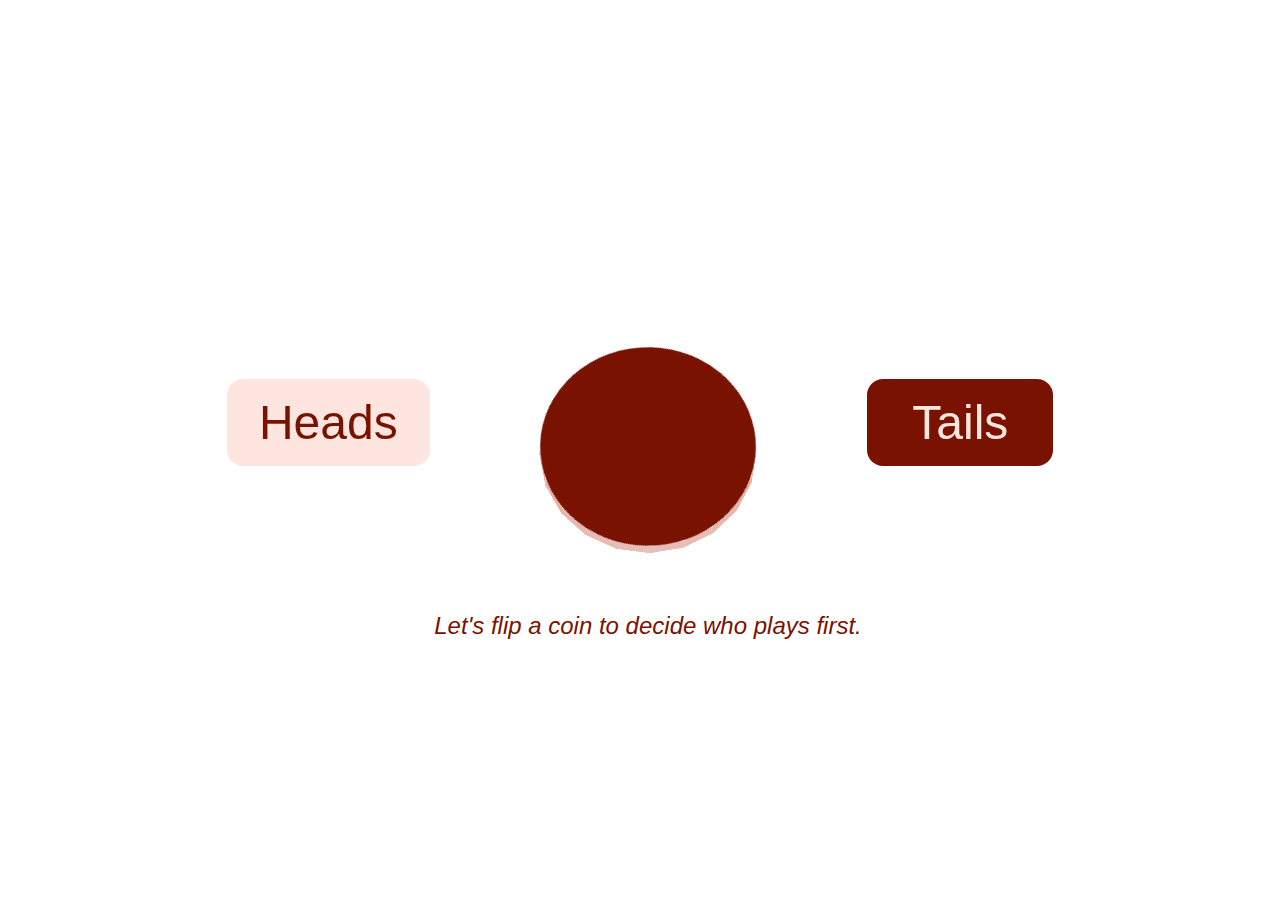
<file: coin.html>
<!DOCTYPE html>
<html lang="en">

<head>
  <meta charset="UTF-8">
  <meta name="viewport" content="width=device-width, initial-scale=1.0">
  <link rel="stylesheet" href="coin.css">
  <title>Document</title>
</head>

<body>
  <div class="envelope">
    <div id="main-div" class="flip4">
      <div class="scene flip5"
        style="-webkit-transform:rotateX(-67deg) rotateY(145deg); -moz-transform:rotateX(-67deg) rotateY(145deg); -ms-transform:rotateX(-67deg) rotateY(145deg); transform:rotateX(-67deg) rotateY(145deg); ">
        <div class="shape cylinder-1 cyl-1 ">
          <div class="face bm">
            <div class="photon-shader heads"></div>
          </div>
          <div class="face tp">
            <div class="photon-shader tails"></div>
          </div>
          <div class="face side s0">
            <div class="photon-shader photon-shader-0"></div>
          </div>
          <div class="face side s1">
            <div class="photon-shader photon-shader-1"></div>
          </div>
          <div class="face side s2">
            <div class="photon-shader photon-shader-2"></div>
          </div>
          <div class="face side s3">
            <div class="photon-shader photon-shader-3"></div>
          </div>
          <div class="face side s4">
            <div class="photon-shader photon-shader-4"></div>
          </div>
          <div class="face side s5">
            <div class="photon-shader photon-shader-5"></div>
          </div>
          <div class="face side s6">
            <div class="photon-shader photon-shader-6"></div>
          </div>
          <div class="face side s7">
            <div class="photon-shader photon-shader-7"></div>
          </div>
          <div class="face side s8">
            <div class="photon-shader photon-shader-8"></div>
          </div>
          <div class="face side s9">
            <div class="photon-shader photon-shader-9"></div>
          </div>
          <div class="face side s10">
            <div class="photon-shader photon-shader-10"></div>
          </div>
          <div class="face side s11">
            <div class="photon-shader photon-shader-11"></div>
          </div>
          <div class="face side s12">
            <div class="photon-shader photon-shader-12"></div>
          </div>
          <div class="face side s13">
            <div class="photon-shader photon-shader-13"></div>
          </div>
          <div class="face side s14">
            <div class="photon-shader photon-shader-14"></div>
          </div>
          <div class="face side s15">
            <div class="photon-shader photon-shader-15"></div>
          </div>
          <div class="face side s16">
            <div class="photon-shader photon-shader-16"></div>
          </div>
          <div class="face side s17">
            <div class="photon-shader photon-shader-17"></div>
          </div>
          <div class="face side s18">
            <div class="photon-shader photon-shader-18"></div>
          </div>
          <div class="face side s19">
            <div class="photon-shader photon-shader-19"></div>
          </div>
        </div>
      </div>
    </div>
  </div>
  <div class="btns-container">
    <button class="coin-heads">Heads</button>
    <button class="coin-tails">Tails</button>
  </div>
  <script src="coin.js"></script>
</body>

</html>
</file>
<file: coin.css>
:root {
  --color1: hsl(9, 100%, 64%);
  --color2: hsl(9, 100%, 24%);
  --color3: hsl(9, 100%, 94%);
  --color4: hsl(9, 100%, 50%);
  overflow: hidden;
}

.body {
  display: flex;
  justify-content: center;
  align-items: center;
}

.envelope {
  height: 100vh;
  width: 100vw;
  position: absolute;
  bottom: 0;
  /* display: none; */
}


#main-div {

  position: absolute;
  overflow: hidden;
  width: 100%;
  height: 100%;
  background: transparent;
  font-size: 225%;
  bottom: 0;
  opacity: 0;
  transition: 2s;
  /* filter: blur(0.2px) */
}

.photon-tails {
  background-color: var(--color1);
}

.scene,
.shape,
.face,
.face-wrapper,
.cr {
  position: absolute;
  transform-style: preserve-3d;
}

.scene {
  width: 80em;
  height: 80em;
  top: 50%;
  left: 50%;
  margin: -40em 0 0 -40em;
}

.shape {
  top: 50%;
  left: 50%;
  width: 0;
  height: 0;
  transform-origin: 50%;
}

.face,
.face-wrapper {
  overflow: hidden;
  transform-origin: 0 0;
  backface-visibility: hidden;
}

.face {
  background-size: 100% 100% !important;
  background-position: center;
}

.face-wrapper .face {
  left: 100%;
  width: 100%;
  height: 100%
}

.photon-shader {
  position: absolute;
  left: 0;
  top: 0;
  width: 100%;
  height: 100%
}

.side {
  left: 50%;
}

.cr,
.cr .side {
  height: 100%;
}

[class*="cylinder"] .tp {
  transform: rotateX(90deg) translateY(-50%);
}

[class*="cylinder"] .bm {
  transform: rotateX(-90deg) translateY(-50%);
}

[class*="cylinder"] .tp,
[class*="cylinder"] .bm,
[class*="cylinder"] .tp .photon-shader,
[class*="cylinder"] .bm .photon-shader {
  border-radius: 50%;
}

[class*="cylinder"] .bm {
  top: 100%;
}

/* .cyl-1 styles */
.cyl-1 {
  transform: translate3D(0em, 0em, 0em) rotateX(0deg) rotateY(0deg) rotateZ(0deg);
  opacity: 1;
  width: 6em;
  height: 0.5em;
  margin: -0.25em 0 0 -3em;
}

.cyl-1 .tp,
.cyl-1 .bm {
  width: 6em;
  height: 6em;
}

.cyl-1 .side {
  width: 0.9753066419472177em;
  height: 0.5em;
}

.cyl-1 .s0 {
  transform: rotateY(9deg) translate3D(-50%, 0, 2.975em);
}

.cyl-1 .s1 {
  transform: rotateY(27deg) translate3D(-50%, 0, 2.975em);
}

.cyl-1 .s2 {
  transform: rotateY(45deg) translate3D(-50%, 0, 2.975em);
}

.cyl-1 .s3 {
  transform: rotateY(63deg) translate3D(-50%, 0, 2.975em);
}

.cyl-1 .s4 {
  transform: rotateY(81deg) translate3D(-50%, 0, 2.975em);
}

.cyl-1 .s5 {
  transform: rotateY(99deg) translate3D(-50%, 0, 2.975em);
}

.cyl-1 .s6 {
  transform: rotateY(117deg) translate3D(-50%, 0, 2.975em);
}

.cyl-1 .s7 {
  transform: rotateY(135deg) translate3D(-50%, 0, 2.975em);
}

.cyl-1 .s8 {
  transform: rotateY(153deg) translate3D(-50%, 0, 2.975em);
}

.cyl-1 .s9 {
  transform: rotateY(171deg) translate3D(-50%, 0, 2.975em);
}

.cyl-1 .s10 {
  transform: rotateY(189deg) translate3D(-50%, 0, 2.975em);
}

.cyl-1 .s11 {
  transform: rotateY(207deg) translate3D(-50%, 0, 2.975em);
}

.cyl-1 .s12 {
  transform: rotateY(225deg) translate3D(-50%, 0, 2.975em);
}

.cyl-1 .s13 {
  transform: rotateY(243deg) translate3D(-50%, 0, 2.975em);
}

.cyl-1 .s14 {
  transform: rotateY(261deg) translate3D(-50%, 0, 2.975em);
}

.cyl-1 .s15 {
  transform: rotateY(279deg) translate3D(-50%, 0, 2.975em);
}

.cyl-1 .s16 {
  transform: rotateY(297deg) translate3D(-50%, 0, 2.975em);
}

.cyl-1 .s17 {
  transform: rotateY(315deg) translate3D(-50%, 0, 2.975em);
}

.cyl-1 .s18 {
  transform: rotateY(333deg) translate3D(-50%, 0, 2.975em);
}

.cyl-1 .s19 {
  transform: rotateY(351deg) translate3D(-50%, 0, 2.975em);
}

.cyl-1 .face,
.cyl-1 .side {
  background-color: rgb(226, 226, 226);
}

.flip1 {
  animation-name: flip1;
  animation-iteration-count: 1;
  animation-fill-mode: forwards;
  animation-duration: 2500ms;
  animation-timing-function: linear;
}

.flip2 {
  animation-name: flip2;
  animation-iteration-count: 1;
  animation-fill-mode: forwards;
  animation-duration: 2500ms;
  animation-timing-function: linear;
}

.flip3 {
  animation-name: flip3;
  animation-iteration-count: 1;
  animation-fill-mode: forwards;
  animation-duration: 2500ms;
  animation-timing-function: linear;
}

.flip4 {
  animation-name: flip4;
  animation-iteration-count: 1;
  animation-fill-mode: forwards;
  animation-duration: 2500ms;
  animation-timing-function: linear;
}

.flip5 {
  animation-name: flip5;
  animation-iteration-count: 1;
  animation-fill-mode: forwards;
  animation-duration: 2500ms;
  animation-timing-function: linear;}

@keyframes flip1 {
  0% {
    bottom: -20rem;
  }

  50% {
    bottom: 33vh;
  }

  100% {
    bottom: -20rem;
  }
}

@keyframes flip2 {
  0% {
    transform: rotateX(0deg)
  }

  20% {
    transform: rotateX(240deg)
  }

  85% {
    transform: rotateX(1400deg)
  }

  100% {
    transform: rotateX(1600deg)
  }
}

@keyframes flip3 {
  0% {
    transform: rotateX(0deg)
  }

  20% {
    transform: rotateX(240deg)
  }

  85% {
    transform: rotateX(1190deg)
  }

  100% {
    transform: rotateX(1410deg)
  }
}

@keyframes flip4 {
  1% {
    bottom: -20rem;
  }

  100% {
    bottom: -20rem;
  }
}

/* .heads {
  background-color: var(--color1);
  opacity: 0.292;
} */

.photon-shader-0 {
  background-color: var(--color1);
  opacity: 0.404;
}

@keyframes flip5 {
  0% {
    transform: rotateX(1600deg)
  }

  100% {
    transform: rotateX(1600deg)
  }
}

.photon-shader-1 {
  background-color: var(--color1);
  opacity: 0.416;
}


.photon-shader-2 {
  background-color: var(--color1);
  opacity: 0.41;
}

.photon-shader-3 {
  background-color: var(--color1);
  opacity: 0.4;
}

.photon-shader-4 {
  background-color: var(--color1);
  opacity: 0.38;
}

.photon-shader-5 {
  background-color: var(--color1);
  opacity: 0.35;
}

.photon-shader-6 {
  background-color: var(--color1);
  opacity: 0.314;
}

.photon-shader-7 {
  opacity: 0.282;
}

.photon-shader-8 {
  opacity: 0.247;
}

.photon-shader-9 {
  opacity: 0.22;
}

.photon-shader-10 {
  opacity: 0.196;
}

.photon-shader-11 {
  opacity: 0.184;
}

.photon-shader-12 {
  opacity: 0.19;
}

.photon-shader-13 {
  opacity: 0.2;
}

.photon-shader-14 {
  opacity: 0.22;
}

.photon-shader-15 {
  opacity: 0.25;
}

.photon-shader-16 {
  opacity: 0.286;
}

.photon-shader-17 {
  opacity: 0.318;
}

.photon-shader-18 {
  opacity: 0.353;
}

.photon-shader-19 {
  opacity: 0.38;
}

.heads {
  background-color: var(--color3);
  opacity: 1;
}

.tails {
  background-color: var(--color2);
  opacity: 1;
}

.photon-shader-0,
.photon-shader-1,
.photon-shader-2,
.photon-shader-3,
.photon-shader-4,
.photon-shader-5,
.photon-shader-6,
.photon-shader-7,
.photon-shader-8,
.photon-shader-9,
.photon-shader-10,
.photon-shader-11,
.photon-shader-12,
.photon-shader-13,
.photon-shader-14,
.photon-shader-15,
.photon-shader-16,
.photon-shader-17,
.photon-shader-18,
.photon-shader-19 {
  background-color: var(--color4);
}

.btns-container {
  position: relative;
  margin: auto;
  width: 100%;
  margin-top: 30%;
  display: flex;
  justify-content: space-around;
  align-items: center;
  opacity: 0;
  transition: 3s;
  /* display: none; */
}

.coin-heads {
  background-color: var(--color3);
  color: var(--color2);
  border: none;
  font-size: 3rem;
  border-radius: 1rem;
  padding: 1rem 2rem;
}

.coin-tails {
  background-color: var(--color2);
  color: var(--color3);
  border: none;
  font-size: 3rem;
  border-radius: 1rem;
  padding: 1rem 2.8rem;
}

dialog {
  /* position: absolute; */
  width: 40vw;
  min-width: 30rem;
  height: 0vh;
  background-color: var(--color2);
  border-radius: 2rem;
  border: none; 
  top: 40%;
  transition: opacity 1s;
  display: flex;
  flex-direction: column;
  align-items: center;
  justify-content: center;
  outline: none;
  opacity: 0;
  transition: 1s;
}

.paragraph {
  z-index: 1000;
  font-family:'Segoe UI', Tahoma, Geneva, Verdana, sans-serif;
  font-size: 1.5rem;
  font-style: italic;
  text-align: center;
  font-size: 1.5rem;
  padding-bottom: 1rem;
  color: var(--color2);
  opacity: 0.5;
  width: 80%;
  margin: auto;
  margin-top: 68vh;
  opacity: 0;
  transition: 1s;
}

.p2 {
  z-index: 1000;
  font-family:'Segoe UI', Tahoma, Geneva, Verdana, sans-serif;
  font-size: 1.5rem;
  font-style: italic;
  text-align: center;
  font-size: 1.5rem;
  padding-bottom: 1rem;
  color: var(--color2);
  opacity: 0.5;
  width: 80%;
  margin: auto;
  margin-top: 68vh;
  opacity: 0;
  transition: 1s;
}
</file>
